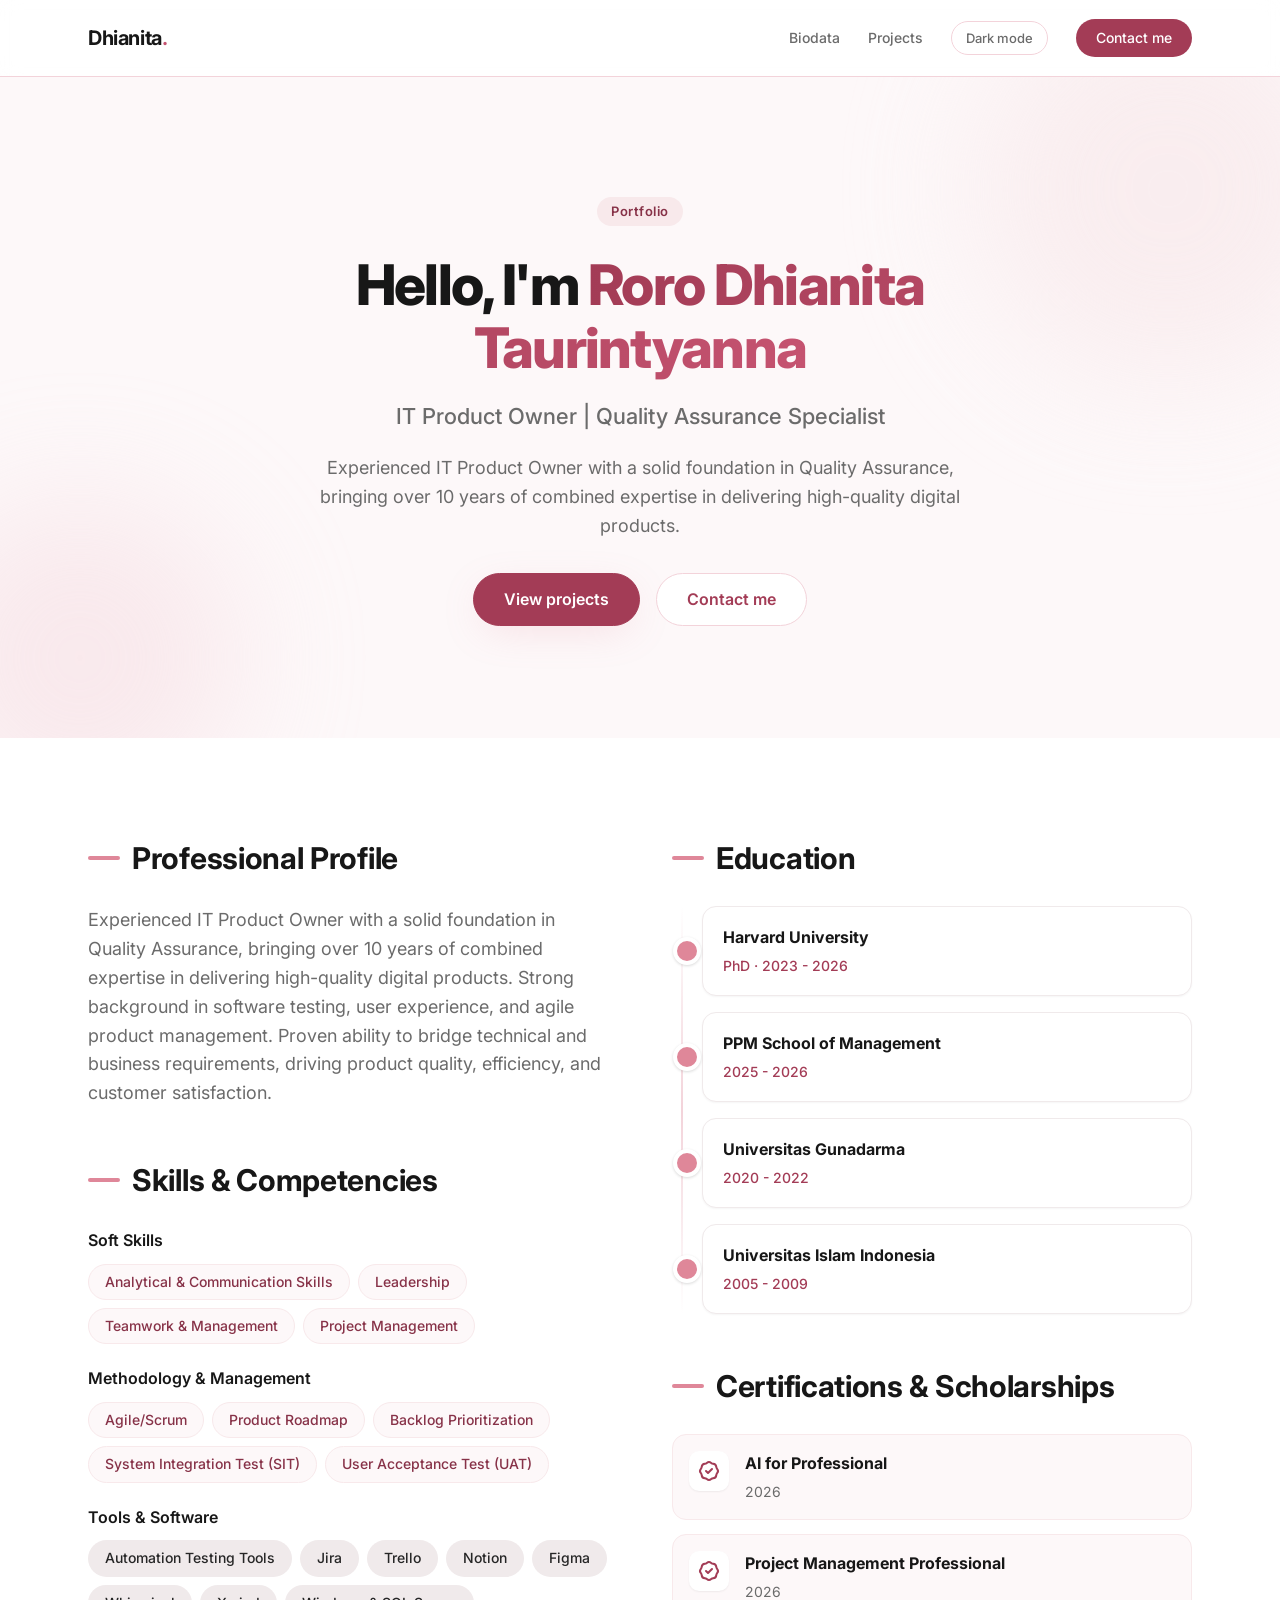
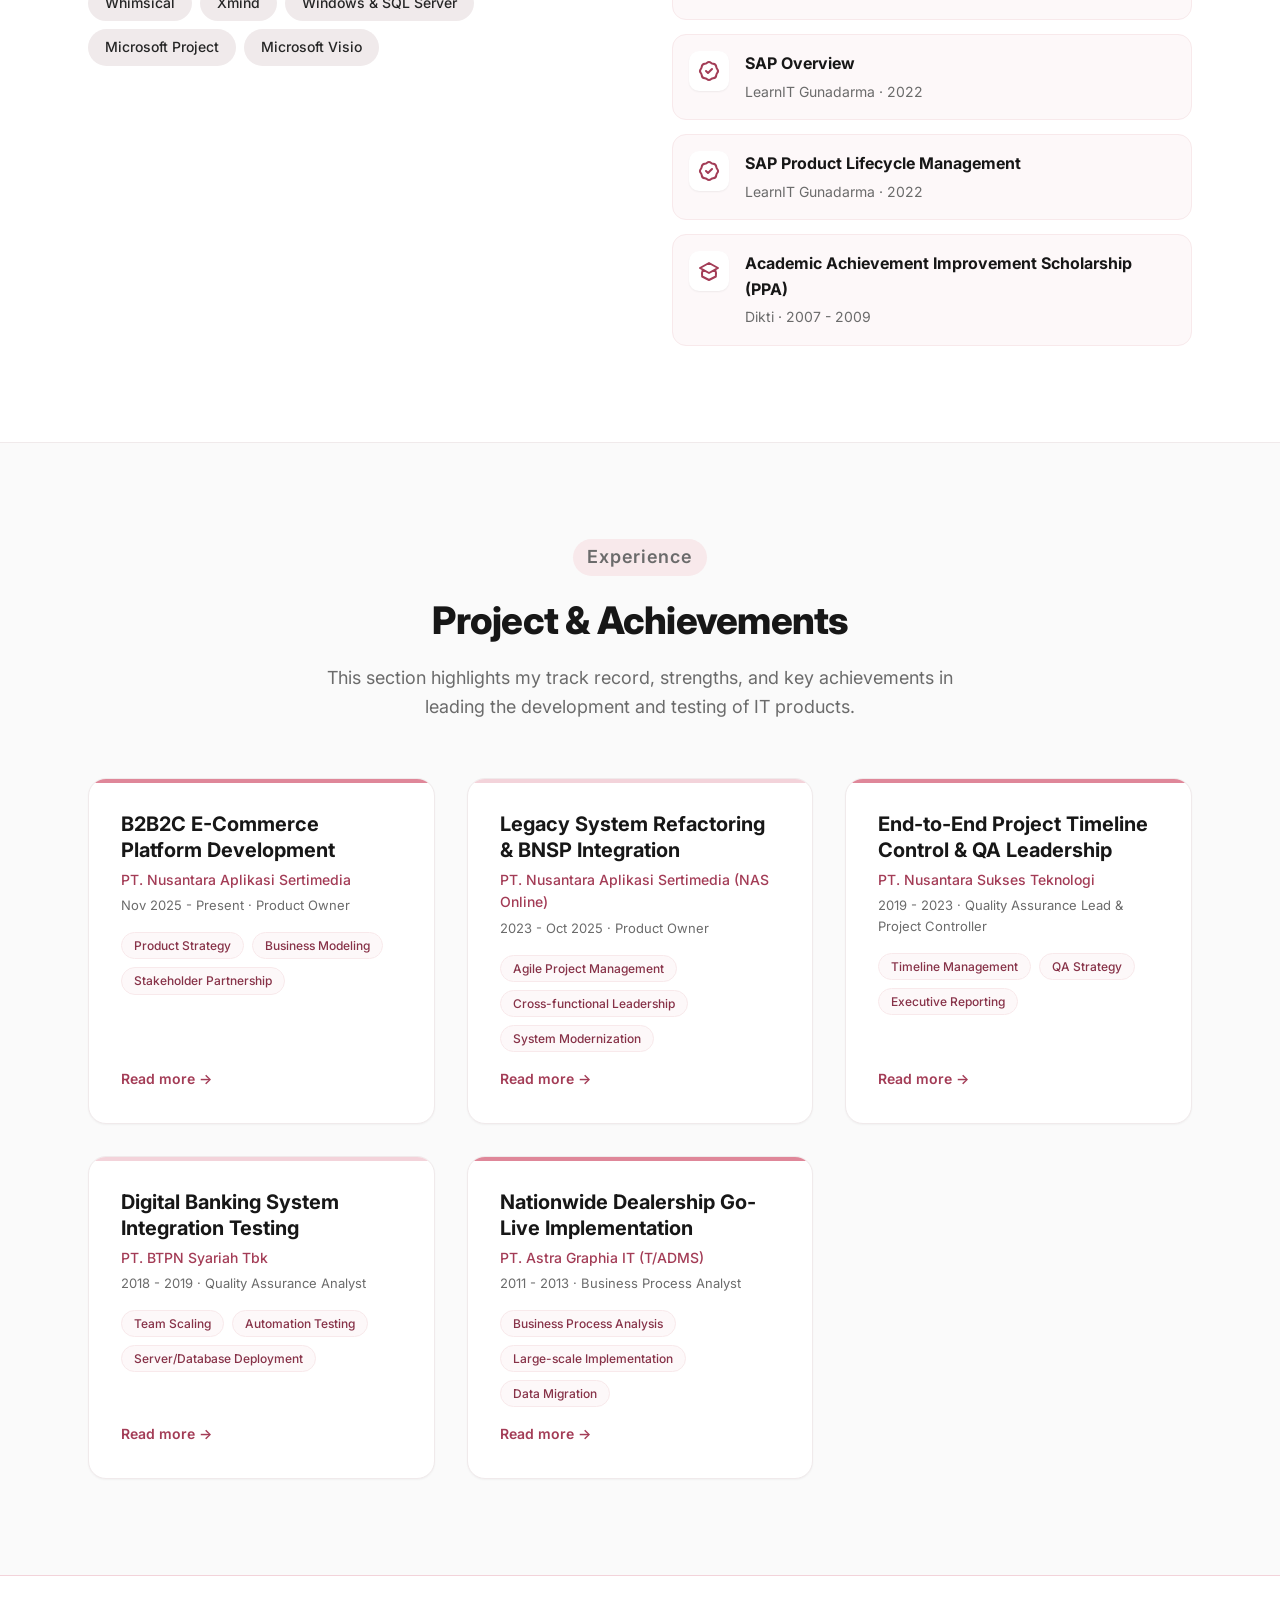
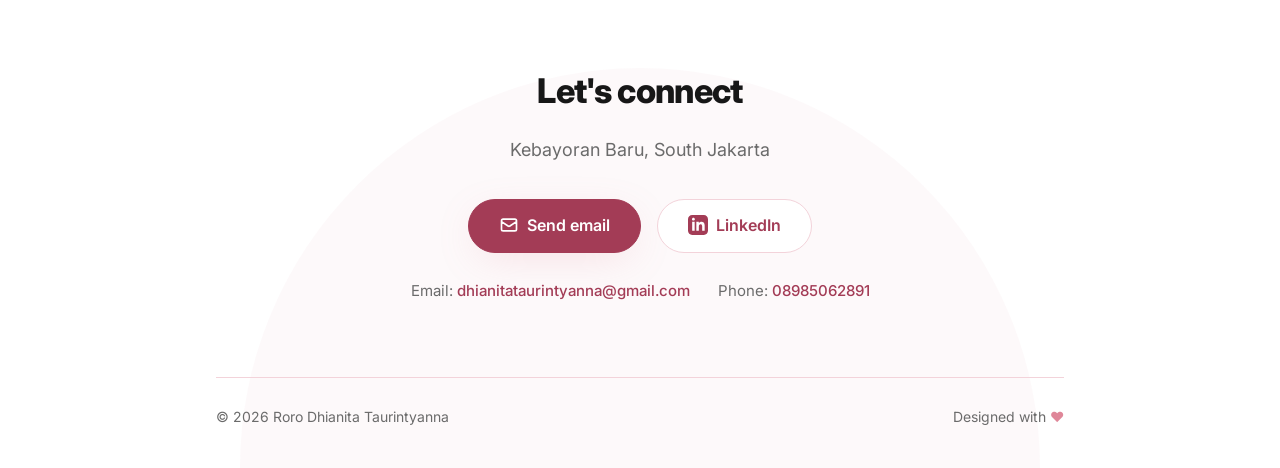
<file: index.html>
<!doctype html>
<html lang="en">
<head>
  <meta charset="utf-8">
  <meta name="viewport" content="width=device-width, initial-scale=1">
  <link rel="preconnect" href="https://fonts.googleapis.com">
  <link rel="preconnect" href="https://fonts.gstatic.com" crossorigin>
  <link rel="stylesheet" href="https://fonts.googleapis.com/css2?family=Inter:wght@400;500;600;700;800&display=swap">
  <title>Roro Dhianita Taurintyanna · IT Product Owner</title>
  <meta name="description" content="Portfolio of Roro Dhianita Taurintyanna, IT Product Owner and Quality Assurance Specialist with over 10 years of experience.">
  <link rel="stylesheet" href="style.css">
  <script src="theme.js"></script>
</head>
<body>
  <header class="site-header">
    <div class="wrap">
      <a class="logo" href="index.html">Dhianita<span>.</span></a>
      <button class="menu-btn" id="menu-btn" type="button" aria-label="Open menu" aria-expanded="false" aria-controls="nav">
        <svg fill="none" stroke="currentColor" viewBox="0 0 24 24" aria-hidden="true"><path stroke-linecap="round" stroke-linejoin="round" stroke-width="2" d="M4 6h16M4 12h16M4 18h16"/></svg>
      </button>
      <nav class="nav" id="nav" aria-label="Main menu">
        <a href="#biodata">Biodata</a>
        <a href="#proyek">Projects</a>
        <button class="theme-btn" id="theme-btn" type="button">Dark mode</button>
        <a class="nav-cta" href="#kontak">Contact me</a>
      </nav>
    </div>
  </header>

  <main>
    <section class="hero" id="beranda">
      <div class="wrap">
        <p class="badge">Portfolio</p>
        <h1>Hello, I'm <span class="name">Roro Dhianita Taurintyanna</span></h1>
        <p class="role">IT Product Owner | Quality Assurance Specialist</p>
        <p class="lead">Experienced IT Product Owner with a solid foundation in Quality Assurance, bringing over 10 years of combined expertise in delivering high-quality digital products.</p>
        <div class="cta">
          <a class="btn" href="#proyek">View projects</a>
          <a class="btn alt" href="#kontak">Contact me</a>
        </div>
      </div>
    </section>

    <section class="section white" id="biodata">
      <div class="wrap bio">
        <div class="bio-col">
          <div>
            <h2 class="title-bar">Professional Profile</h2>
            <p class="summary">Experienced IT Product Owner with a solid foundation in Quality Assurance, bringing over 10 years of combined expertise in delivering high-quality digital products. Strong background in software testing, user experience, and agile product management. Proven ability to bridge technical and business requirements, driving product quality, efficiency, and customer satisfaction.</p>
          </div>
          <div>
            <h2 class="title-bar">Skills &amp; Competencies</h2>
            <div class="skill-group">
              <h3>Soft Skills</h3>
              <ul class="pills">
                <li>Analytical &amp; Communication Skills</li><li>Leadership</li><li>Teamwork &amp; Management</li><li>Project Management</li>
              </ul>
            </div>
            <div class="skill-group">
              <h3>Methodology &amp; Management</h3>
              <ul class="pills">
                <li>Agile/Scrum</li><li>Product Roadmap</li><li>Backlog Prioritization</li><li>System Integration Test (SIT)</li><li>User Acceptance Test (UAT)</li>
              </ul>
            </div>
            <div class="skill-group">
              <h3>Tools &amp; Software</h3>
              <ul class="pills plain">
                <li>Automation Testing Tools</li><li>Jira</li><li>Trello</li><li>Notion</li><li>Figma</li><li>Whimsical</li><li>Xmind</li><li>Windows &amp; SQL Server</li><li>Microsoft Project</li><li>Microsoft Visio</li>
              </ul>
            </div>
          </div>
        </div>

        <div class="bio-col">
          <div>
            <h2 class="title-bar">Education</h2>
            <ol class="timeline">
              <li><h3>Harvard University</h3><p>PhD · 2023 - 2026</p></li>
              <li><h3>PPM School of Management</h3><p>2025 - 2026</p></li>
              <li><h3>Universitas Gunadarma</h3><p>2020 - 2022</p></li>
              <li><h3>Universitas Islam Indonesia</h3><p>2005 - 2009</p></li>
            </ol>
          </div>
          <div>
            <h2 class="title-bar">Certifications &amp; Scholarships</h2>
            <ul class="certs">
              <li>
                <span class="icon"><svg fill="none" stroke="currentColor" viewBox="0 0 24 24" aria-hidden="true"><path stroke-linecap="round" stroke-linejoin="round" stroke-width="2" d="M9 12l2 2 4-4M7.835 4.697a3.42 3.42 0 001.946-.806 3.42 3.42 0 014.438 0 3.42 3.42 0 001.946.806 3.42 3.42 0 013.138 3.138 3.42 3.42 0 00.806 1.946 3.42 3.42 0 010 4.438 3.42 3.42 0 00-.806 1.946 3.42 3.42 0 01-3.138 3.138 3.42 3.42 0 00-1.946.806 3.42 3.42 0 01-4.438 0 3.42 3.42 0 00-1.946-.806 3.42 3.42 0 01-3.138-3.138 3.42 3.42 0 00-.806-1.946 3.42 3.42 0 010-4.438 3.42 3.42 0 00.806-1.946 3.42 3.42 0 013.138-3.138z"/></svg></span>
                <div><h3>AI for Professional</h3><p>2026</p></div>
              </li>
              <li>
                <span class="icon"><svg fill="none" stroke="currentColor" viewBox="0 0 24 24" aria-hidden="true"><path stroke-linecap="round" stroke-linejoin="round" stroke-width="2" d="M9 12l2 2 4-4M7.835 4.697a3.42 3.42 0 001.946-.806 3.42 3.42 0 014.438 0 3.42 3.42 0 001.946.806 3.42 3.42 0 013.138 3.138 3.42 3.42 0 00.806 1.946 3.42 3.42 0 010 4.438 3.42 3.42 0 00-.806 1.946 3.42 3.42 0 01-3.138 3.138 3.42 3.42 0 00-1.946.806 3.42 3.42 0 01-4.438 0 3.42 3.42 0 00-1.946-.806 3.42 3.42 0 01-3.138-3.138 3.42 3.42 0 00-.806-1.946 3.42 3.42 0 010-4.438 3.42 3.42 0 00.806-1.946 3.42 3.42 0 013.138-3.138z"/></svg></span>
                <div><h3>Project Management Professional</h3><p>2026</p></div>
              </li>
              <li>
                <span class="icon"><svg fill="none" stroke="currentColor" viewBox="0 0 24 24" aria-hidden="true"><path stroke-linecap="round" stroke-linejoin="round" stroke-width="2" d="M9 12l2 2 4-4M7.835 4.697a3.42 3.42 0 001.946-.806 3.42 3.42 0 014.438 0 3.42 3.42 0 001.946.806 3.42 3.42 0 013.138 3.138 3.42 3.42 0 00.806 1.946 3.42 3.42 0 010 4.438 3.42 3.42 0 00-.806 1.946 3.42 3.42 0 01-3.138 3.138 3.42 3.42 0 00-1.946.806 3.42 3.42 0 01-4.438 0 3.42 3.42 0 00-1.946-.806 3.42 3.42 0 01-3.138-3.138 3.42 3.42 0 00-.806-1.946 3.42 3.42 0 010-4.438 3.42 3.42 0 00.806-1.946 3.42 3.42 0 013.138-3.138z"/></svg></span>
                <div><h3>SAP Overview</h3><p>LearnIT Gunadarma · 2022</p></div>
              </li>
              <li>
                <span class="icon"><svg fill="none" stroke="currentColor" viewBox="0 0 24 24" aria-hidden="true"><path stroke-linecap="round" stroke-linejoin="round" stroke-width="2" d="M9 12l2 2 4-4M7.835 4.697a3.42 3.42 0 001.946-.806 3.42 3.42 0 014.438 0 3.42 3.42 0 001.946.806 3.42 3.42 0 013.138 3.138 3.42 3.42 0 00.806 1.946 3.42 3.42 0 010 4.438 3.42 3.42 0 00-.806 1.946 3.42 3.42 0 01-3.138 3.138 3.42 3.42 0 00-1.946.806 3.42 3.42 0 01-4.438 0 3.42 3.42 0 00-1.946-.806 3.42 3.42 0 01-3.138-3.138 3.42 3.42 0 00-.806-1.946 3.42 3.42 0 010-4.438 3.42 3.42 0 00.806-1.946 3.42 3.42 0 013.138-3.138z"/></svg></span>
                <div><h3>SAP Product Lifecycle Management</h3><p>LearnIT Gunadarma · 2022</p></div>
              </li>
              <li>
                <span class="icon"><svg fill="none" stroke="currentColor" viewBox="0 0 24 24" aria-hidden="true"><path stroke-linecap="round" stroke-linejoin="round" stroke-width="2" d="M12 14l9-5-9-5-9 5 9 5zm0 0l6.16-3.422A12.083 12.083 0 0118.82 17.5L12 21l-6.82-3.5a12.083 12.083 0 01.66-6.922L12 14z"/></svg></span>
                <div><h3>Academic Achievement Improvement Scholarship (PPA)</h3><p>Dikti · 2007 - 2009</p></div>
              </li>
            </ul>
          </div>
        </div>
      </div>
    </section>

    <section class="section alt" id="proyek">
      <div class="wrap">
        <div class="section-head">
          <p class="badge">Experience</p>
          <h2>Project &amp; Achievements</h2>
          <p>This section highlights my track record, strengths, and key achievements in leading the development and testing of IT products.</p>
        </div>
        <div class="projects">
          <article class="project">
            <div>
              <h3>B2B2C E-Commerce Platform Development</h3>
              <p class="company">PT. Nusantara Aplikasi Sertimedia</p>
              <p class="meta">Nov 2025 - Present · Product Owner</p>
            </div>
            <ul class="pills small" aria-label="Strengths"><li>Product Strategy</li><li>Business Modeling</li><li>Stakeholder Partnership</li></ul>
            <a class="more" href="proyek/ecommerce-b2b2c.html">Read more →</a>
          </article>
          <article class="project">
            <div>
              <h3>Legacy System Refactoring &amp; BNSP Integration</h3>
              <p class="company">PT. Nusantara Aplikasi Sertimedia (NAS Online)</p>
              <p class="meta">2023 - Oct 2025 · Product Owner</p>
            </div>
            <ul class="pills small" aria-label="Strengths"><li>Agile Project Management</li><li>Cross-functional Leadership</li><li>System Modernization</li></ul>
            <a class="more" href="proyek/refactoring-bnsp.html">Read more →</a>
          </article>
          <article class="project">
            <div>
              <h3>End-to-End Project Timeline Control &amp; QA Leadership</h3>
              <p class="company">PT. Nusantara Sukses Teknologi</p>
              <p class="meta">2019 - 2023 · Quality Assurance Lead &amp; Project Controller</p>
            </div>
            <ul class="pills small" aria-label="Strengths"><li>Timeline Management</li><li>QA Strategy</li><li>Executive Reporting</li></ul>
            <a class="more" href="proyek/timeline-qa-leadership.html">Read more →</a>
          </article>
          <article class="project">
            <div>
              <h3>Digital Banking System Integration Testing</h3>
              <p class="company">PT. BTPN Syariah Tbk</p>
              <p class="meta">2018 - 2019 · Quality Assurance Analyst</p>
            </div>
            <ul class="pills small" aria-label="Strengths"><li>Team Scaling</li><li>Automation Testing</li><li>Server/Database Deployment</li></ul>
            <a class="more" href="proyek/banking-sit.html">Read more →</a>
          </article>
          <article class="project">
            <div>
              <h3>Nationwide Dealership Go-Live Implementation</h3>
              <p class="company">PT. Astra Graphia IT (T/ADMS)</p>
              <p class="meta">2011 - 2013 · Business Process Analyst</p>
            </div>
            <ul class="pills small" aria-label="Strengths"><li>Business Process Analysis</li><li>Large-scale Implementation</li><li>Data Migration</li></ul>
            <a class="more" href="proyek/dealership-go-live.html">Read more →</a>
          </article>
        </div>
      </div>
    </section>
  </main>

  <footer class="contact" id="kontak">
    <div class="wrap">
      <h2>Let's connect</h2>
      <p>Kebayoran Baru, South Jakarta</p>
      <div class="cta">
        <a class="btn" href="mailto:dhianitataurintyanna@gmail.com"><svg fill="none" stroke="currentColor" viewBox="0 0 24 24" aria-hidden="true"><path stroke-linecap="round" stroke-linejoin="round" stroke-width="2" d="M3 8l7.89 5.26a2 2 0 002.22 0L21 8M5 19h14a2 2 0 002-2V7a2 2 0 00-2-2H5a2 2 0 00-2 2v10a2 2 0 002 2z"/></svg>Send email</a>
        <a class="btn alt" href="https://www.linkedin.com/in/dhianita-taurintyanna/" target="_blank" rel="noopener noreferrer"><svg fill="currentColor" viewBox="0 0 24 24" aria-hidden="true"><path d="M19 0h-14c-2.761 0-5 2.239-5 5v14c0 2.761 2.239 5 5 5h14c2.762 0 5-2.239 5-5v-14c0-2.761-2.238-5-5-5zm-11 19h-3v-11h3v11zm-1.5-12.268c-.966 0-1.75-.79-1.75-1.764s.784-1.764 1.75-1.764 1.75.79 1.75 1.764-.783 1.764-1.75 1.764zm13.5 12.268h-3v-5.604c0-3.368-4-3.113-4 0v5.604h-3v-11h3v1.765c1.396-2.586 7-2.777 7 2.476v6.759z"/></svg>LinkedIn</a>
      </div>
      <ul class="details">
        <li>Email: <a href="mailto:dhianitataurintyanna@gmail.com">dhianitataurintyanna@gmail.com</a></li>
        <li>Phone: <a href="tel:+628985062891">08985062891</a></li>
      </ul>
      <div class="site-footer">
        <p>© 2026 Roro Dhianita Taurintyanna</p>
        <p>Designed with <span class="heart">♥</span></p>
      </div>
    </div>
  </footer>
</body>
</html>
</file>
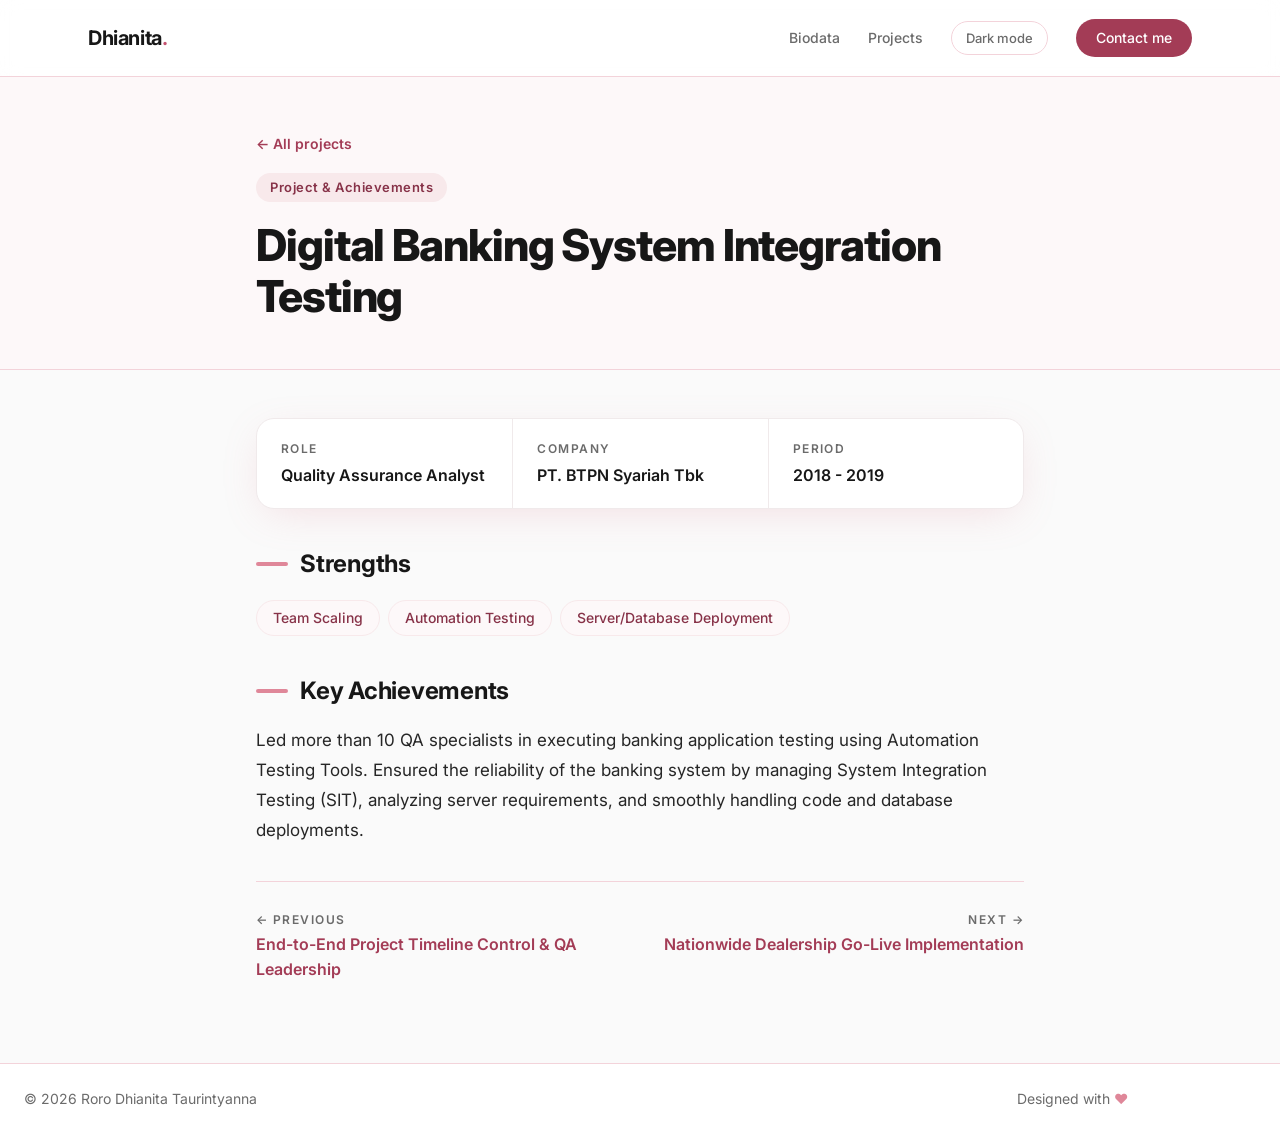
<file: proyek/banking-sit.html>
<!doctype html>
<html lang="en">
<head>
  <meta charset="utf-8">
  <meta name="viewport" content="width=device-width, initial-scale=1">
  <link rel="preconnect" href="https://fonts.googleapis.com">
  <link rel="preconnect" href="https://fonts.gstatic.com" crossorigin>
  <link rel="stylesheet" href="https://fonts.googleapis.com/css2?family=Inter:wght@400;500;600;700;800&display=swap">
  <title>Digital Banking System Integration Testing · Roro Dhianita Taurintyanna</title>
  <link rel="stylesheet" href="../style.css">
  <script src="../theme.js"></script>
</head>
<body>
  <header class="site-header">
    <div class="wrap">
      <a class="logo" href="../index.html">Dhianita<span>.</span></a>
      <button class="menu-btn" id="menu-btn" type="button" aria-label="Open menu" aria-expanded="false" aria-controls="nav">
        <svg fill="none" stroke="currentColor" viewBox="0 0 24 24" aria-hidden="true"><path stroke-linecap="round" stroke-linejoin="round" stroke-width="2" d="M4 6h16M4 12h16M4 18h16"/></svg>
      </button>
      <nav class="nav" id="nav" aria-label="Main menu">
        <a href="../index.html#biodata">Biodata</a>
        <a href="../index.html#proyek">Projects</a>
        <button class="theme-btn" id="theme-btn" type="button">Dark mode</button>
        <a class="nav-cta" href="../index.html#kontak">Contact me</a>
      </nav>
    </div>
  </header>
  <main>
    <div class="case-hero">
      <div class="wrap">
        <a class="back" href="../index.html#proyek">← All projects</a>
        <p class="badge">Project &amp; Achievements</p>
        <h1>Digital Banking System Integration Testing</h1>
      </div>
    </div>
    <article class="wrap case">
      <dl class="facts">
        <div><dt>Role</dt><dd>Quality Assurance Analyst</dd></div>
        <div><dt>Company</dt><dd>PT. BTPN Syariah Tbk</dd></div>
        <div><dt>Period</dt><dd>2018 - 2019</dd></div>
      </dl>
      <section>
        <h2 class="title-bar">Strengths</h2>
        <ul class="pills"><li>Team Scaling</li><li>Automation Testing</li><li>Server/Database Deployment</li></ul>
      </section>
      <section>
        <h2 class="title-bar">Key Achievements</h2>
        <p>Led more than 10 QA specialists in executing banking application testing using Automation Testing Tools. Ensured the reliability of the banking system by managing System Integration Testing (SIT), analyzing server requirements, and smoothly handling code and database deployments.</p>
      </section>
      <nav class="pager" aria-label="Other projects">
        <a class="prev" href="timeline-qa-leadership.html"><small>← Previous</small><span>End-to-End Project Timeline Control &amp; QA Leadership</span></a>
        <a class="next" href="dealership-go-live.html"><small>Next →</small><span>Nationwide Dealership Go-Live Implementation</span></a>
      </nav>
    </article>
  </main>
  <footer class="page-footer">
    <div class="wrap site-footer">
      <p>© 2026 Roro Dhianita Taurintyanna</p>
      <p>Designed with <span class="heart">♥</span></p>
    </div>
  </footer>
</body>
</html>
</file>
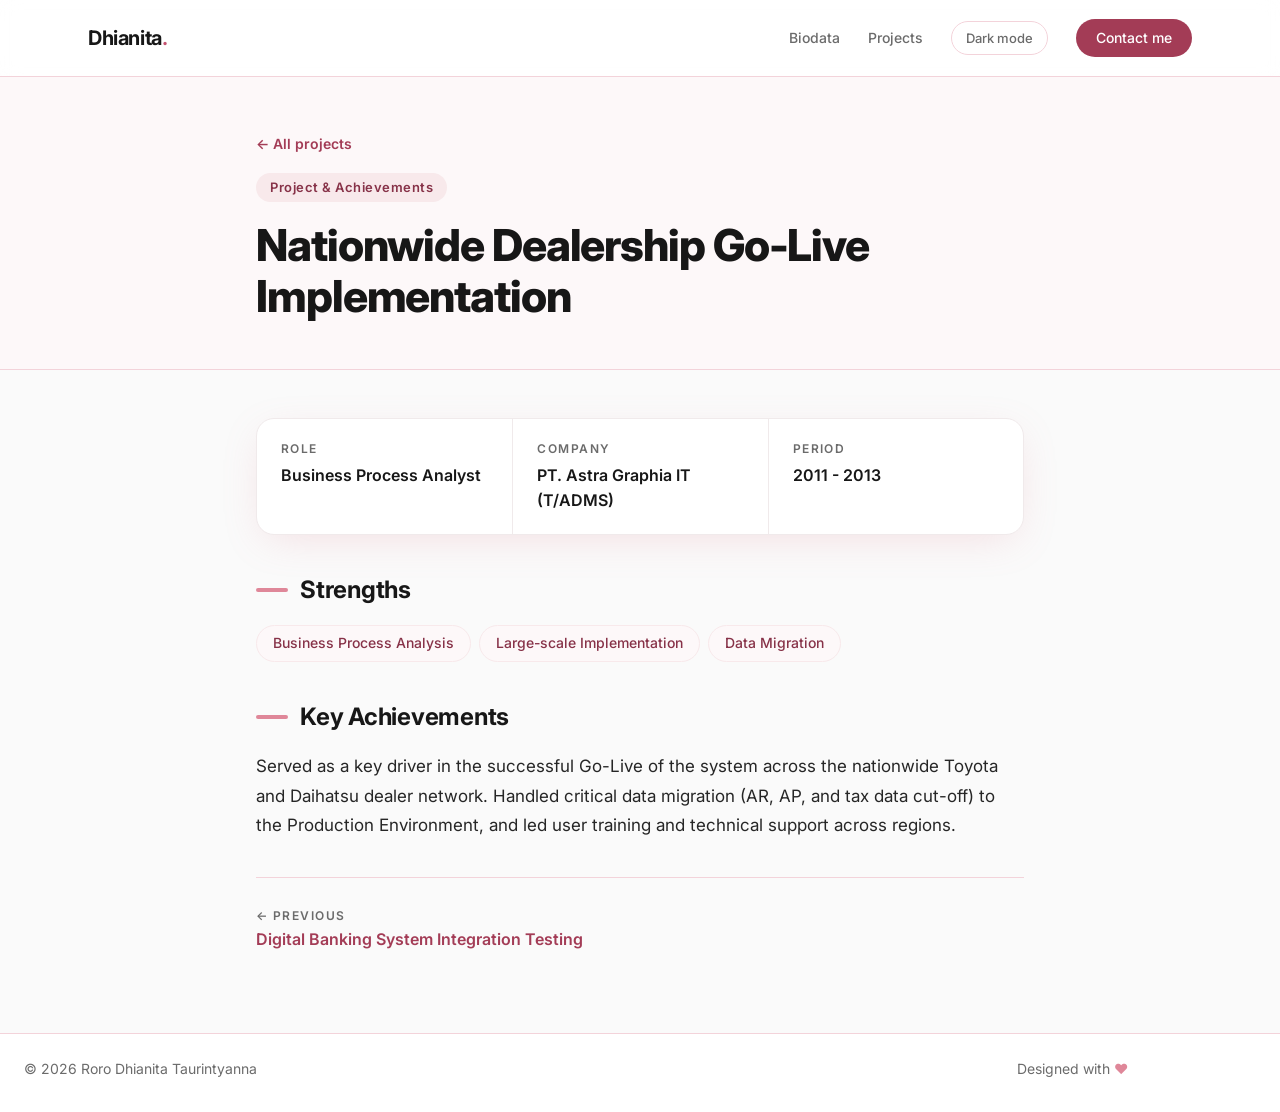
<file: proyek/dealership-go-live.html>
<!doctype html>
<html lang="en">
<head>
  <meta charset="utf-8">
  <meta name="viewport" content="width=device-width, initial-scale=1">
  <link rel="preconnect" href="https://fonts.googleapis.com">
  <link rel="preconnect" href="https://fonts.gstatic.com" crossorigin>
  <link rel="stylesheet" href="https://fonts.googleapis.com/css2?family=Inter:wght@400;500;600;700;800&display=swap">
  <title>Nationwide Dealership Go-Live Implementation · Roro Dhianita Taurintyanna</title>
  <link rel="stylesheet" href="../style.css">
  <script src="../theme.js"></script>
</head>
<body>
  <header class="site-header">
    <div class="wrap">
      <a class="logo" href="../index.html">Dhianita<span>.</span></a>
      <button class="menu-btn" id="menu-btn" type="button" aria-label="Open menu" aria-expanded="false" aria-controls="nav">
        <svg fill="none" stroke="currentColor" viewBox="0 0 24 24" aria-hidden="true"><path stroke-linecap="round" stroke-linejoin="round" stroke-width="2" d="M4 6h16M4 12h16M4 18h16"/></svg>
      </button>
      <nav class="nav" id="nav" aria-label="Main menu">
        <a href="../index.html#biodata">Biodata</a>
        <a href="../index.html#proyek">Projects</a>
        <button class="theme-btn" id="theme-btn" type="button">Dark mode</button>
        <a class="nav-cta" href="../index.html#kontak">Contact me</a>
      </nav>
    </div>
  </header>
  <main>
    <div class="case-hero">
      <div class="wrap">
        <a class="back" href="../index.html#proyek">← All projects</a>
        <p class="badge">Project &amp; Achievements</p>
        <h1>Nationwide Dealership Go-Live Implementation</h1>
      </div>
    </div>
    <article class="wrap case">
      <dl class="facts">
        <div><dt>Role</dt><dd>Business Process Analyst</dd></div>
        <div><dt>Company</dt><dd>PT. Astra Graphia IT (T/ADMS)</dd></div>
        <div><dt>Period</dt><dd>2011 - 2013</dd></div>
      </dl>
      <section>
        <h2 class="title-bar">Strengths</h2>
        <ul class="pills"><li>Business Process Analysis</li><li>Large-scale Implementation</li><li>Data Migration</li></ul>
      </section>
      <section>
        <h2 class="title-bar">Key Achievements</h2>
        <p>Served as a key driver in the successful Go-Live of the system across the nationwide Toyota and Daihatsu dealer network. Handled critical data migration (AR, AP, and tax data cut-off) to the Production Environment, and led user training and technical support across regions.</p>
      </section>
      <nav class="pager" aria-label="Other projects">
        <a class="prev" href="banking-sit.html"><small>← Previous</small><span>Digital Banking System Integration Testing</span></a>
      </nav>
    </article>
  </main>
  <footer class="page-footer">
    <div class="wrap site-footer">
      <p>© 2026 Roro Dhianita Taurintyanna</p>
      <p>Designed with <span class="heart">♥</span></p>
    </div>
  </footer>
</body>
</html>
</file>
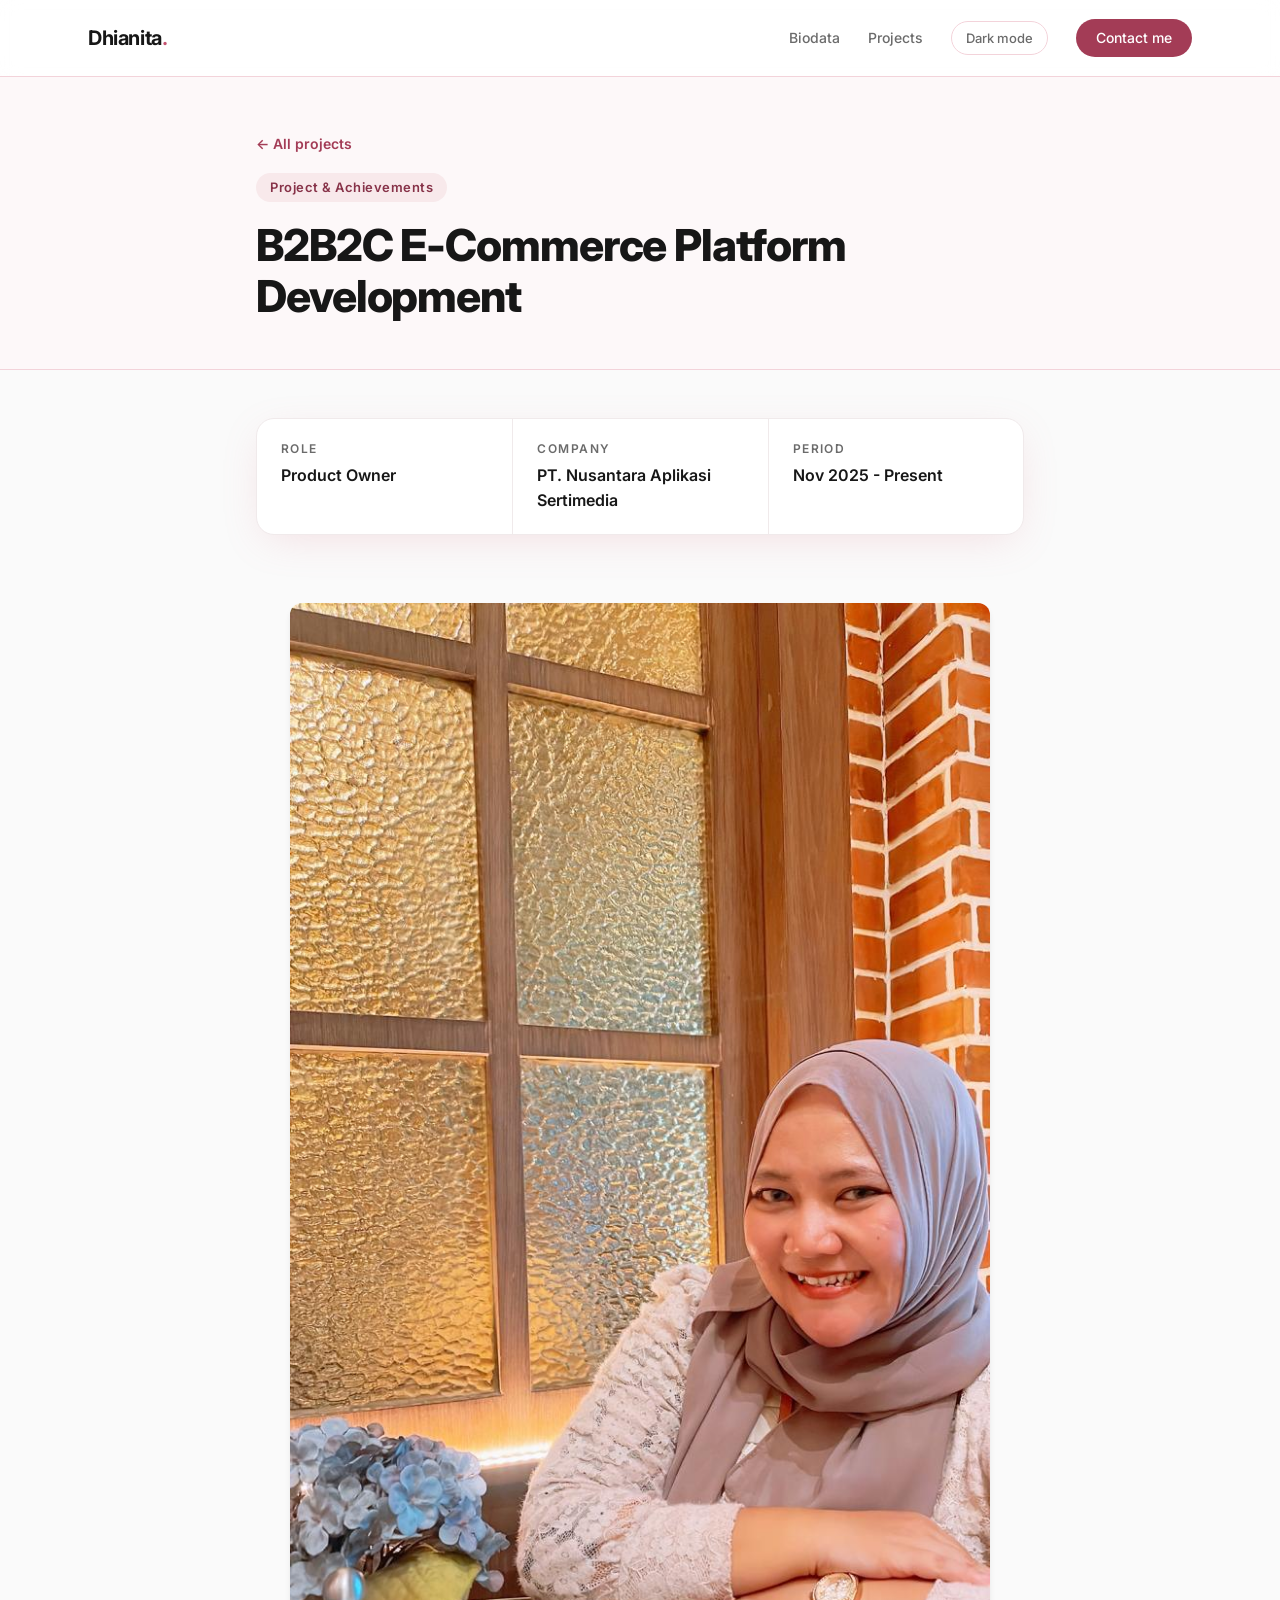
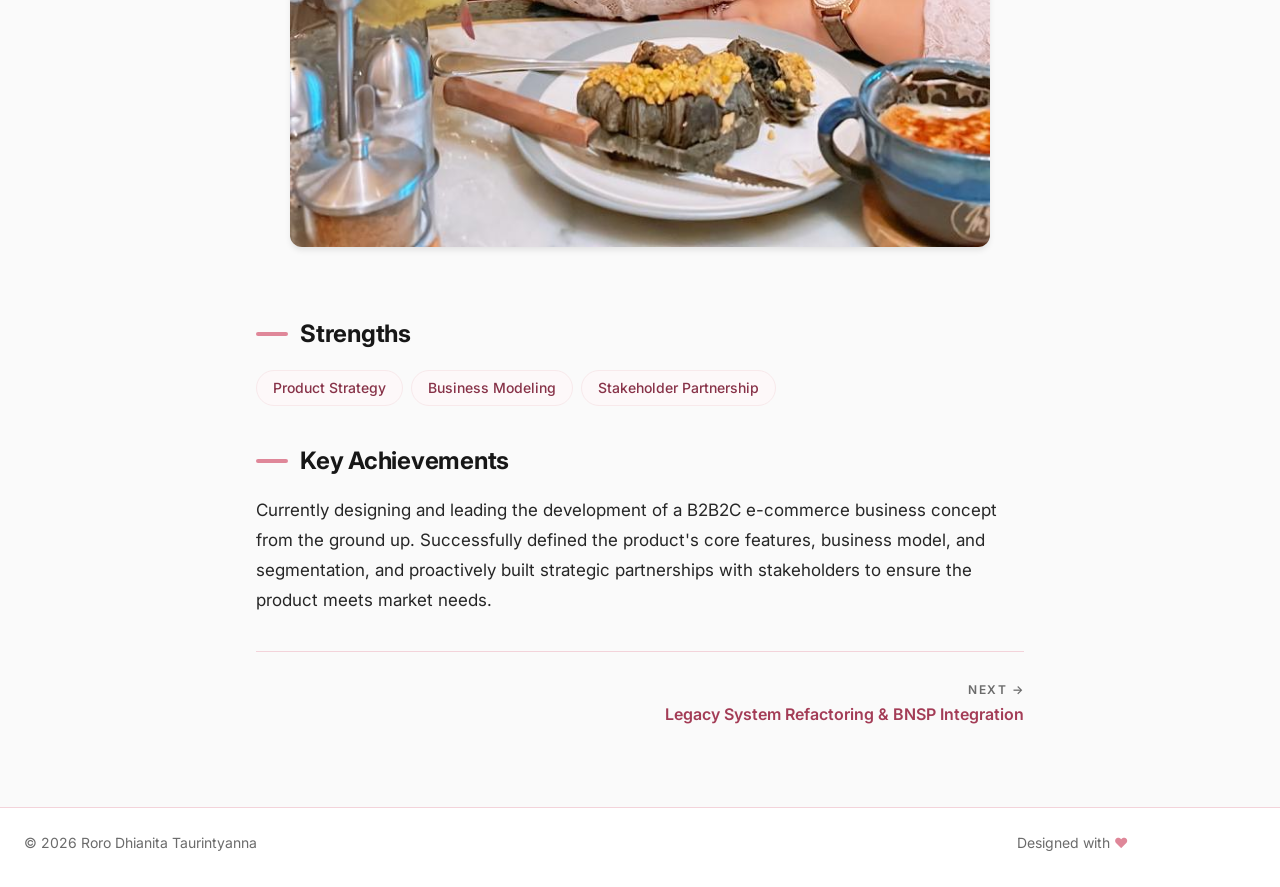
<file: proyek/ecommerce-b2b2c.html>
<!doctype html>
<html lang="en">
<head>
  <meta charset="utf-8">
  <meta name="viewport" content="width=device-width, initial-scale=1">
  <link rel="preconnect" href="https://fonts.googleapis.com">
  <link rel="preconnect" href="https://fonts.gstatic.com" crossorigin>
  <link rel="stylesheet" href="https://fonts.googleapis.com/css2?family=Inter:wght@400;500;600;700;800&display=swap">
  <title>B2B2C E-Commerce Platform Development · Roro Dhianita Taurintyanna</title>
  <link rel="stylesheet" href="../style.css">
  <script src="../theme.js"></script>
</head>
<body>
  <header class="site-header">
    <div class="wrap">
      <a class="logo" href="../index.html">Dhianita<span>.</span></a>
      <button class="menu-btn" id="menu-btn" type="button" aria-label="Open menu" aria-expanded="false" aria-controls="nav">
        <svg fill="none" stroke="currentColor" viewBox="0 0 24 24" aria-hidden="true"><path stroke-linecap="round" stroke-linejoin="round" stroke-width="2" d="M4 6h16M4 12h16M4 18h16"/></svg>
      </button>
      <nav class="nav" id="nav" aria-label="Main menu">
        <a href="../index.html#biodata">Biodata</a>
        <a href="../index.html#proyek">Projects</a>
        <button class="theme-btn" id="theme-btn" type="button">Dark mode</button>
        <a class="nav-cta" href="../index.html#kontak">Contact me</a>
      </nav>
    </div>
  </header>
  <main>
    <div class="case-hero">
      <div class="wrap">
        <a class="back" href="../index.html#proyek">← All projects</a>
        <p class="badge">Project &amp; Achievements</p>
        <h1>B2B2C E-Commerce Platform Development</h1>
      </div>
    </div>
    <article class="wrap case">
      <dl class="facts">
        <div><dt>Role</dt><dd>Product Owner</dd></div>
        <div><dt>Company</dt><dd>PT. Nusantara Aplikasi Sertimedia</dd></div>
        <div><dt>Period</dt><dd>Nov 2025 - Present</dd></div>
      </dl>
      
      <!-- Penambahan Gambar Dokumentasi Proyek -->
      <div class="project-image" style="margin: 2rem 0;">
        <img src="../Foto Dhianita 2.jpeg" alt="Dokumentasi Roro Dhianita Taurintyanna" style="width: 100%; max-width: 700px; border-radius: 12px; display: block; margin: 0 auto; box-shadow: 0 4px 6px -1px rgba(0, 0, 0, 0.1);">
      </div>

      <section>
        <h2 class="title-bar">Strengths</h2>
        <ul class="pills"><li>Product Strategy</li><li>Business Modeling</li><li>Stakeholder Partnership</li></ul>
      </section>
      <section>
        <h2 class="title-bar">Key Achievements</h2>
        <p>Currently designing and leading the development of a B2B2C e-commerce business concept from the ground up. Successfully defined the product&#39;s core features, business model, and segmentation, and proactively built strategic partnerships with stakeholders to ensure the product meets market needs.</p>
      </section>
      <nav class="pager" aria-label="Other projects">
        <a class="next" href="refactoring-bnsp.html"><small>Next →</small><span>Legacy System Refactoring &amp; BNSP Integration</span></a>
      </nav>
    </article>
  </main>
  <footer class="page-footer">
    <div class="wrap site-footer">
      <p>© 2026 Roro Dhianita Taurintyanna</p>
      <p>Designed with <span class="heart">♥</span></p>
    </div>
  </footer>
</body>
</html>
</file>
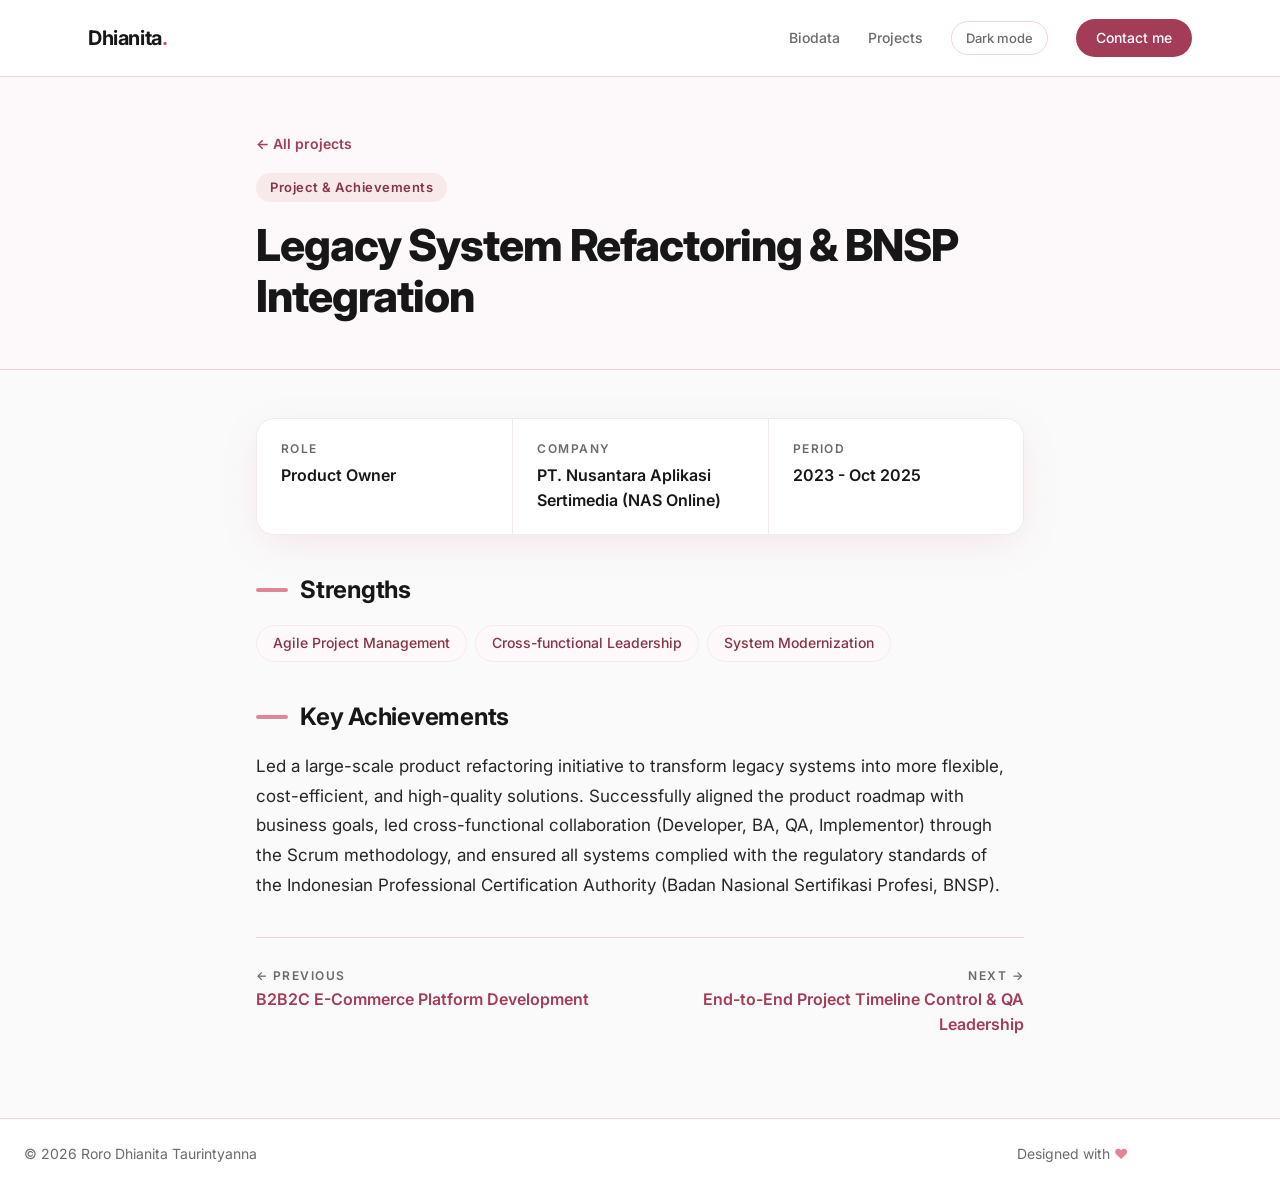
<file: proyek/refactoring-bnsp.html>
<!doctype html>
<html lang="en">
<head>
  <meta charset="utf-8">
  <meta name="viewport" content="width=device-width, initial-scale=1">
  <link rel="preconnect" href="https://fonts.googleapis.com">
  <link rel="preconnect" href="https://fonts.gstatic.com" crossorigin>
  <link rel="stylesheet" href="https://fonts.googleapis.com/css2?family=Inter:wght@400;500;600;700;800&display=swap">
  <title>Legacy System Refactoring &amp; BNSP Integration · Roro Dhianita Taurintyanna</title>
  <link rel="stylesheet" href="../style.css">
  <script src="../theme.js"></script>
</head>
<body>
  <header class="site-header">
    <div class="wrap">
      <a class="logo" href="../index.html">Dhianita<span>.</span></a>
      <button class="menu-btn" id="menu-btn" type="button" aria-label="Open menu" aria-expanded="false" aria-controls="nav">
        <svg fill="none" stroke="currentColor" viewBox="0 0 24 24" aria-hidden="true"><path stroke-linecap="round" stroke-linejoin="round" stroke-width="2" d="M4 6h16M4 12h16M4 18h16"/></svg>
      </button>
      <nav class="nav" id="nav" aria-label="Main menu">
        <a href="../index.html#biodata">Biodata</a>
        <a href="../index.html#proyek">Projects</a>
        <button class="theme-btn" id="theme-btn" type="button">Dark mode</button>
        <a class="nav-cta" href="../index.html#kontak">Contact me</a>
      </nav>
    </div>
  </header>
  <main>
    <div class="case-hero">
      <div class="wrap">
        <a class="back" href="../index.html#proyek">← All projects</a>
        <p class="badge">Project &amp; Achievements</p>
        <h1>Legacy System Refactoring &amp; BNSP Integration</h1>
      </div>
    </div>
    <article class="wrap case">
      <dl class="facts">
        <div><dt>Role</dt><dd>Product Owner</dd></div>
        <div><dt>Company</dt><dd>PT. Nusantara Aplikasi Sertimedia (NAS Online)</dd></div>
        <div><dt>Period</dt><dd>2023 - Oct 2025</dd></div>
      </dl>
      <section>
        <h2 class="title-bar">Strengths</h2>
        <ul class="pills"><li>Agile Project Management</li><li>Cross-functional Leadership</li><li>System Modernization</li></ul>
      </section>
      <section>
        <h2 class="title-bar">Key Achievements</h2>
        <p>Led a large-scale product refactoring initiative to transform legacy systems into more flexible, cost-efficient, and high-quality solutions. Successfully aligned the product roadmap with business goals, led cross-functional collaboration (Developer, BA, QA, Implementor) through the Scrum methodology, and ensured all systems complied with the regulatory standards of the Indonesian Professional Certification Authority (Badan Nasional Sertifikasi Profesi, BNSP).</p>
      </section>
      <nav class="pager" aria-label="Other projects">
        <a class="prev" href="ecommerce-b2b2c.html"><small>← Previous</small><span>B2B2C E-Commerce Platform Development</span></a>
        <a class="next" href="timeline-qa-leadership.html"><small>Next →</small><span>End-to-End Project Timeline Control &amp; QA Leadership</span></a>
      </nav>
    </article>
  </main>
  <footer class="page-footer">
    <div class="wrap site-footer">
      <p>© 2026 Roro Dhianita Taurintyanna</p>
      <p>Designed with <span class="heart">♥</span></p>
    </div>
  </footer>
</body>
</html>
</file>
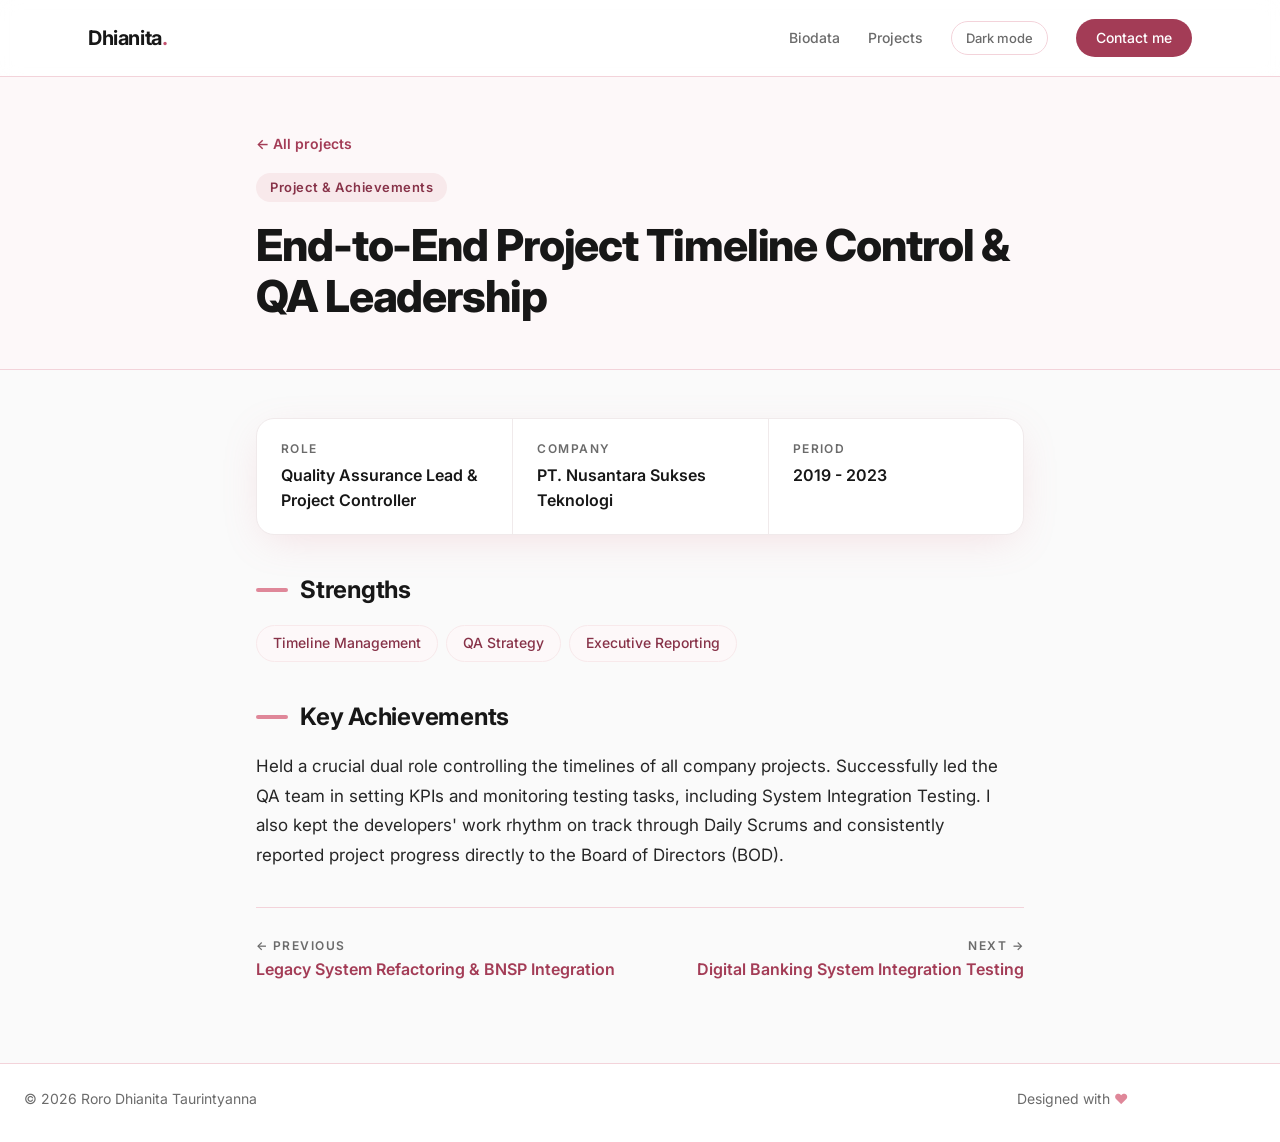
<file: proyek/timeline-qa-leadership.html>
<!doctype html>
<html lang="en">
<head>
  <meta charset="utf-8">
  <meta name="viewport" content="width=device-width, initial-scale=1">
  <link rel="preconnect" href="https://fonts.googleapis.com">
  <link rel="preconnect" href="https://fonts.gstatic.com" crossorigin>
  <link rel="stylesheet" href="https://fonts.googleapis.com/css2?family=Inter:wght@400;500;600;700;800&display=swap">
  <title>End-to-End Project Timeline Control &amp; QA Leadership · Roro Dhianita Taurintyanna</title>
  <link rel="stylesheet" href="../style.css">
  <script src="../theme.js"></script>
</head>
<body>
  <header class="site-header">
    <div class="wrap">
      <a class="logo" href="../index.html">Dhianita<span>.</span></a>
      <button class="menu-btn" id="menu-btn" type="button" aria-label="Open menu" aria-expanded="false" aria-controls="nav">
        <svg fill="none" stroke="currentColor" viewBox="0 0 24 24" aria-hidden="true"><path stroke-linecap="round" stroke-linejoin="round" stroke-width="2" d="M4 6h16M4 12h16M4 18h16"/></svg>
      </button>
      <nav class="nav" id="nav" aria-label="Main menu">
        <a href="../index.html#biodata">Biodata</a>
        <a href="../index.html#proyek">Projects</a>
        <button class="theme-btn" id="theme-btn" type="button">Dark mode</button>
        <a class="nav-cta" href="../index.html#kontak">Contact me</a>
      </nav>
    </div>
  </header>
  <main>
    <div class="case-hero">
      <div class="wrap">
        <a class="back" href="../index.html#proyek">← All projects</a>
        <p class="badge">Project &amp; Achievements</p>
        <h1>End-to-End Project Timeline Control &amp; QA Leadership</h1>
      </div>
    </div>
    <article class="wrap case">
      <dl class="facts">
        <div><dt>Role</dt><dd>Quality Assurance Lead &amp; Project Controller</dd></div>
        <div><dt>Company</dt><dd>PT. Nusantara Sukses Teknologi</dd></div>
        <div><dt>Period</dt><dd>2019 - 2023</dd></div>
      </dl>
      <section>
        <h2 class="title-bar">Strengths</h2>
        <ul class="pills"><li>Timeline Management</li><li>QA Strategy</li><li>Executive Reporting</li></ul>
      </section>
      <section>
        <h2 class="title-bar">Key Achievements</h2>
        <p>Held a crucial dual role controlling the timelines of all company projects. Successfully led the QA team in setting KPIs and monitoring testing tasks, including System Integration Testing. I also kept the developers&#39; work rhythm on track through Daily Scrums and consistently reported project progress directly to the Board of Directors (BOD).</p>
      </section>
      <nav class="pager" aria-label="Other projects">
        <a class="prev" href="refactoring-bnsp.html"><small>← Previous</small><span>Legacy System Refactoring &amp; BNSP Integration</span></a>
        <a class="next" href="banking-sit.html"><small>Next →</small><span>Digital Banking System Integration Testing</span></a>
      </nav>
    </article>
  </main>
  <footer class="page-footer">
    <div class="wrap site-footer">
      <p>© 2026 Roro Dhianita Taurintyanna</p>
      <p>Designed with <span class="heart">♥</span></p>
    </div>
  </footer>
</body>
</html>
</file>
<file: style.css>
/* Semua warna dan font sesuai docs/design.md */
:root {
  --color-bg: #FAFAFA;
  --color-surface: #FFFFFF;
  --color-tint: #FDF8F9;
  --color-tint-strong: #F8E9EB;
  --color-line: #F3D3DA;
  --color-line-soft: #F0EAEB;
  --color-text: #262626;
  --color-heading: #171717;
  --color-muted: #6B6B6B;
  --color-accent: #A33C56;
  --color-accent-hover: #873248;
  --color-accent-soft: #DF8799;
  --color-accent-grad: #C55370;
  --color-on-accent: #FFFFFF;
  --color-badge-text: #873248;
  --color-header: rgba(255, 255, 255, .85);
  --shadow-soft: 0 10px 40px -10px rgba(223, 135, 153, .25);
  --shadow-hover: 0 15px 30px -10px rgba(197, 83, 112, .22);
  --font-body: 'Inter', Arial, Helvetica, sans-serif;
  --max: 1152px;
}
[data-theme="dark"] {
  --color-bg: #1A1214;
  --color-surface: #241A1D;
  --color-tint: #2B1E22;
  --color-tint-strong: #3A262C;
  --color-line: #4A3038;
  --color-line-soft: #33252A;
  --color-text: #EDE4E6;
  --color-heading: #FFFFFF;
  --color-muted: #BFAEB3;
  --color-accent: #EBB2BE;
  --color-accent-hover: #F3D3DA;
  --color-accent-soft: #C55370;
  --color-accent-grad: #DF8799;
  --color-on-accent: #5E2635;
  --color-badge-text: #F3D3DA;
  --color-header: rgba(26, 18, 20, .85);
  --shadow-soft: 0 10px 40px -10px rgba(0, 0, 0, .5);
  --shadow-hover: 0 15px 30px -10px rgba(0, 0, 0, .6);
  color-scheme: dark;
}

* { box-sizing: border-box; }
html { scroll-behavior: smooth; scroll-padding-top: 88px; }
@media (prefers-reduced-motion: reduce) { html { scroll-behavior: auto; } * { transition: none !important; } }
body {
  margin: 0;
  background: var(--color-bg);
  color: var(--color-text);
  font-family: var(--font-body);
  font-size: 16px;
  line-height: 1.6;
  -webkit-font-smoothing: antialiased;
}
::selection { background: var(--color-line); color: var(--color-heading); }
a { color: var(--color-accent); }
a:focus-visible, button:focus-visible { outline: 3px solid var(--color-accent); outline-offset: 3px; }
h1, h2, h3, h4 { color: var(--color-heading); }

.wrap { max-width: var(--max); margin: 0 auto; padding-inline: 24px; }

/* Header */
.site-header {
  position: sticky; top: 0; z-index: 50;
  background: var(--color-header);
  backdrop-filter: blur(10px); -webkit-backdrop-filter: blur(10px);
  border-bottom: 1px solid var(--color-line);
}
.site-header .wrap { display: flex; align-items: center; justify-content: space-between; gap: 16px; height: 76px; }
.logo { font-size: 20px; font-weight: 700; letter-spacing: -.02em; color: var(--color-heading); text-decoration: none; }
.logo span { color: var(--color-accent-grad); }
.nav { display: flex; align-items: center; gap: 28px; }
.nav a { color: var(--color-muted); text-decoration: none; font-size: 14px; font-weight: 500; }
.nav a:hover { color: var(--color-accent); }
.nav a.nav-cta {
  color: var(--color-on-accent); background: var(--color-accent);
  padding: 8px 20px; border-radius: 999px;
}
.nav a.nav-cta:hover { background: var(--color-accent-hover); color: var(--color-on-accent); }
.theme-btn {
  font: inherit; font-size: 13px; font-weight: 500; cursor: pointer;
  background: transparent; color: var(--color-muted);
  border: 1px solid var(--color-line); border-radius: 999px; padding: 6px 14px;
}
.theme-btn:hover { color: var(--color-accent); background: var(--color-tint); }
.menu-btn {
  display: none; background: transparent; border: 0; padding: 6px; cursor: pointer; color: var(--color-muted);
}
.menu-btn svg { display: block; width: 26px; height: 26px; }

/* Badge dan pill */
.badge {
  display: inline-block; align-self: center; padding: 4px 14px; border-radius: 999px;
  background: var(--color-tint-strong); color: var(--color-badge-text);
  font-size: 13px; font-weight: 600; letter-spacing: .04em; margin: 0;
}
.pills { display: flex; flex-wrap: wrap; gap: 8px; padding: 0; margin: 0; list-style: none; }
.pills li {
  font-size: 14px; font-weight: 500; padding: 6px 16px; border-radius: 999px;
  background: var(--color-tint); color: var(--color-badge-text); border: 1px solid var(--color-tint-strong);
}
.pills.plain li { background: var(--color-line-soft); color: var(--color-text); border-color: transparent; }
.pills.small li { font-size: 12px; padding: 3px 12px; }

/* Tombol */
.btn {
  display: inline-block; padding: 13px 30px; border-radius: 999px; font-weight: 600; font-size: 16px; text-decoration: none;
  background: var(--color-accent); color: var(--color-on-accent); border: 1px solid var(--color-accent);
  box-shadow: var(--shadow-soft); transition: background .2s, color .2s;
}
.btn:hover { background: var(--color-accent-hover); border-color: var(--color-accent-hover); }
.btn.alt { background: var(--color-surface); color: var(--color-accent); border-color: var(--color-line); box-shadow: none; }
.btn.alt:hover { background: var(--color-tint); }
.btn svg { width: 20px; height: 20px; vertical-align: -4px; margin-right: 8px; }

/* Beranda */
.hero { position: relative; overflow: hidden; background: var(--color-tint); padding-block: 120px 112px; }
.hero::before, .hero::after { content: ""; position: absolute; border-radius: 50%; filter: blur(64px); pointer-events: none; }
.hero::before { width: 384px; height: 384px; top: -80px; right: -80px; background: var(--color-tint-strong); opacity: .7; }
.hero::after { width: 320px; height: 320px; bottom: -80px; left: -80px; background: var(--color-line); opacity: .4; }
.hero .wrap { position: relative; z-index: 1; display: flex; flex-direction: column; align-items: center; text-align: center; gap: 20px; }
.hero h1 { font-size: 56px; font-weight: 800; letter-spacing: -.03em; line-height: 1.12; margin: 8px 0 0; max-width: 20ch; }
.hero h1 .name {
  background: linear-gradient(90deg, var(--color-accent), var(--color-accent-grad));
  -webkit-background-clip: text; background-clip: text; color: transparent;
}
.hero .role { font-size: 22px; font-weight: 500; color: var(--color-muted); margin: 0; }
.hero .lead { font-size: 18px; color: var(--color-muted); margin: 0 0 12px; max-width: 62ch; }
.cta { display: flex; gap: 16px; flex-wrap: wrap; justify-content: center; }

/* Bagian */
.section { padding-block: 96px; }
.section.white { background: var(--color-surface); }
.section.alt { border-top: 1px solid var(--color-line-soft); }
.section-head { display: flex; flex-direction: column; align-items: center; text-align: center; gap: 14px; margin-bottom: 56px; }
.section-head h2 { font-size: 38px; font-weight: 800; letter-spacing: -.02em; margin: 0; }
.section-head p { margin: 0; color: var(--color-muted); font-size: 18px; max-width: 62ch; }
.title-bar { display: flex; align-items: center; gap: 12px; font-size: 30px; font-weight: 700; letter-spacing: -.01em; margin: 0 0 24px; }
.title-bar::before { content: ""; width: 32px; height: 4px; border-radius: 999px; background: var(--color-accent-soft); flex-shrink: 0; }

/* Biodata */
.bio { display: grid; grid-template-columns: repeat(2, minmax(0, 1fr)); gap: 64px; align-items: start; }
.bio-col { display: flex; flex-direction: column; gap: 48px; }
.bio p.summary { font-size: 18px; color: var(--color-muted); margin: 0; max-width: 62ch; }
.skill-group { display: flex; flex-direction: column; gap: 10px; }
.skill-group + .skill-group { margin-top: 22px; }
.skill-group h3 { font-size: 16px; font-weight: 600; margin: 0; }

.timeline { list-style: none; margin: 0; padding: 0 0 0 30px; position: relative; display: flex; flex-direction: column; gap: 16px; }
.timeline::before {
  content: ""; position: absolute; left: 9px; top: 0; bottom: 0; width: 2px;
  background: linear-gradient(to bottom, transparent, var(--color-line), transparent);
}
.timeline li {
  position: relative; background: var(--color-surface); padding: 18px 20px; border-radius: 14px;
  border: 1px solid var(--color-line-soft); box-shadow: 0 1px 2px rgba(0, 0, 0, .04);
}
.timeline li::before {
  content: ""; position: absolute; left: -30px; top: 50%; transform: translateY(-50%);
  width: 20px; height: 20px; border-radius: 50%; background: var(--color-accent-soft);
  border: 4px solid var(--color-surface); box-shadow: 0 1px 3px rgba(0, 0, 0, .15);
}
.timeline h3, .certs h3 { font-size: 16px; font-weight: 700; margin: 0; }
.timeline p { margin: 4px 0 0; font-size: 14px; font-weight: 500; color: var(--color-accent); }

.certs { list-style: none; margin: 0; padding: 0; display: flex; flex-direction: column; gap: 14px; }
.certs li {
  display: flex; align-items: flex-start; gap: 16px; padding: 16px; border-radius: 14px;
  background: var(--color-tint); border: 1px solid var(--color-tint-strong);
}
.certs .icon { flex-shrink: 0; padding: 8px; border-radius: 10px; background: var(--color-surface); color: var(--color-accent); box-shadow: 0 1px 2px rgba(0, 0, 0, .06); }
.certs .icon svg { display: block; width: 24px; height: 24px; }
.certs p { margin: 4px 0 0; font-size: 14px; color: var(--color-muted); }

/* Proyek */
.projects { display: grid; grid-template-columns: repeat(3, minmax(0, 1fr)); gap: 32px; }
.project {
  position: relative; overflow: hidden; display: flex; flex-direction: column; gap: 16px;
  background: var(--color-surface); border: 1px solid var(--color-line-soft); border-radius: 18px; padding: 32px;
  box-shadow: 0 1px 2px rgba(0, 0, 0, .04); transition: transform .3s ease, box-shadow .3s ease, border-color .3s ease;
}
.project::before { content: ""; position: absolute; top: 0; left: 0; right: 0; height: 4px; background: var(--color-accent-soft); }
.project:nth-child(even)::before { background: var(--color-line); }
.project:hover { transform: translateY(-8px); box-shadow: var(--shadow-hover); border-color: var(--color-line); }
.project h3 { font-size: 20px; font-weight: 700; line-height: 1.3; margin: 0 0 6px; }
.project .company { margin: 0; font-size: 14px; font-weight: 500; color: var(--color-accent); }
.project .meta { margin: 4px 0 0; font-size: 13px; color: var(--color-muted); }
.project a.more { margin-top: auto; font-weight: 600; font-size: 14px; text-decoration: none; }
.project a.more::after { content: ""; position: absolute; inset: 0; }
.project a.more:hover { text-decoration: underline; }

/* Kontak */
.contact { position: relative; overflow: hidden; background: var(--color-surface); border-top: 1px solid var(--color-line); padding-block: 88px 40px; }
.contact::before {
  content: ""; position: absolute; left: 50%; bottom: 0; width: 800px; height: 800px; border-radius: 50%;
  transform: translate(-50%, 50%); background: var(--color-tint); opacity: .8; pointer-events: none;
}
.contact .wrap { position: relative; max-width: 896px; text-align: center; display: flex; flex-direction: column; align-items: center; gap: 18px; }
.contact h2 { font-size: 34px; font-weight: 800; letter-spacing: -.02em; margin: 0; }
.contact p { margin: 0; color: var(--color-muted); font-size: 18px; }
.contact .cta { margin-top: 16px; }
.contact .details { list-style: none; padding: 0; margin: 8px 0 0; display: flex; flex-wrap: wrap; justify-content: center; gap: 8px 28px; font-size: 15px; color: var(--color-muted); }
.contact .details a { color: var(--color-accent); text-decoration: none; font-weight: 500; }
.contact .details a:hover { text-decoration: underline; }
.site-footer {
  width: 100%; margin-top: 56px; padding-top: 28px; border-top: 1px solid var(--color-line);
  display: flex; justify-content: space-between; flex-wrap: wrap; gap: 8px; font-size: 14px; color: var(--color-muted);
}
.site-footer p { margin: 0; font-size: 14px; }
.site-footer .heart { color: var(--color-accent-soft); }
.page-footer { background: var(--color-surface); border-top: 1px solid var(--color-line); }
.page-footer .site-footer { margin: 0; border: 0; padding-block: 24px 32px; }

/* Halaman studi kasus */
.case-hero { background: var(--color-tint); border-bottom: 1px solid var(--color-line); }
.case-hero .wrap { max-width: 816px; padding-block: 56px 48px; display: flex; flex-direction: column; gap: 18px; }
.case-hero .badge { align-self: flex-start; }
.back { font-size: 14px; font-weight: 600; text-decoration: none; }
.back:hover { text-decoration: underline; }
.case-hero h1 { font-size: 44px; font-weight: 800; letter-spacing: -.025em; line-height: 1.15; margin: 0; }
.case { max-width: 816px; padding-block: 48px 80px; display: flex; flex-direction: column; gap: 36px; }
.facts {
  display: grid; grid-template-columns: repeat(3, minmax(0, 1fr)); margin: 0;
  background: var(--color-surface); border: 1px solid var(--color-line-soft); border-radius: 18px; overflow: hidden;
  box-shadow: var(--shadow-soft);
}
.facts div { padding: 20px 24px; display: flex; flex-direction: column; gap: 4px; }
.facts div + div { border-left: 1px solid var(--color-line-soft); }
.facts dt { font-size: 12px; font-weight: 600; letter-spacing: .12em; text-transform: uppercase; color: var(--color-muted); }
.facts dd { margin: 0; font-size: 16px; font-weight: 600; color: var(--color-heading); }
.case .title-bar { font-size: 24px; margin-bottom: 16px; }
.case p { margin: 0; font-size: 17px; line-height: 1.75; max-width: 68ch; }
.pager { display: flex; justify-content: space-between; gap: 16px; flex-wrap: wrap; padding-top: 28px; border-top: 1px solid var(--color-line); }
.pager a { display: flex; flex-direction: column; gap: 2px; text-decoration: none; font-weight: 600; max-width: 48%; }
.pager a:hover span:last-child { text-decoration: underline; }
.pager .next { text-align: right; margin-left: auto; }
.pager small { font-size: 12px; font-weight: 600; letter-spacing: .12em; text-transform: uppercase; color: var(--color-muted); }

@media (max-width: 1000px) {
  .projects { grid-template-columns: repeat(2, minmax(0, 1fr)); }
  .bio { grid-template-columns: minmax(0, 1fr); gap: 56px; }
}
@media (max-width: 720px) {
  .wrap { padding-inline: 20px; }
  .site-header .wrap { height: 64px; position: relative; }
  .menu-btn { display: block; }
  .nav {
    display: none; position: absolute; top: 64px; left: 0; right: 0;
    flex-direction: column; align-items: stretch; gap: 4px; padding: 8px 16px 20px;
    background: var(--color-surface); border-bottom: 1px solid var(--color-line); box-shadow: var(--shadow-soft);
  }
  .nav.open { display: flex; }
  .nav a { font-size: 16px; padding: 12px; border-radius: 8px; }
  .nav a:hover { background: var(--color-tint); }
  .nav a.nav-cta { background: transparent; color: var(--color-accent); padding: 12px; }
  .nav a.nav-cta:hover { background: var(--color-tint); color: var(--color-accent); }
  .theme-btn { align-self: flex-start; margin: 8px 12px 0; }
  .hero { padding-block: 72px 64px; }
  .hero h1 { font-size: 36px; }
  .hero .role { font-size: 19px; }
  .hero .lead { font-size: 16px; }
  .cta { flex-direction: column; align-self: stretch; }
  .btn { text-align: center; }
  .section { padding-block: 64px; }
  .section-head { margin-bottom: 40px; }
  .section-head h2 { font-size: 30px; }
  .section-head p, .bio p.summary { font-size: 16px; }
  .title-bar { font-size: 26px; }
  .projects { grid-template-columns: minmax(0, 1fr); gap: 20px; }
  .project { padding: 26px 22px; }
  .contact { padding-block: 64px 32px; }
  .contact h2 { font-size: 28px; }
  .contact p { font-size: 16px; }
  .site-footer { justify-content: center; text-align: center; }
  .case-hero .wrap { padding-block: 36px 32px; }
  .case-hero h1 { font-size: 30px; }
  .case { padding-block: 36px 56px; }
  .facts { grid-template-columns: minmax(0, 1fr); }
  .facts div + div { border-left: 0; border-top: 1px solid var(--color-line-soft); }
  .pager a { max-width: 100%; }
}
</file>
